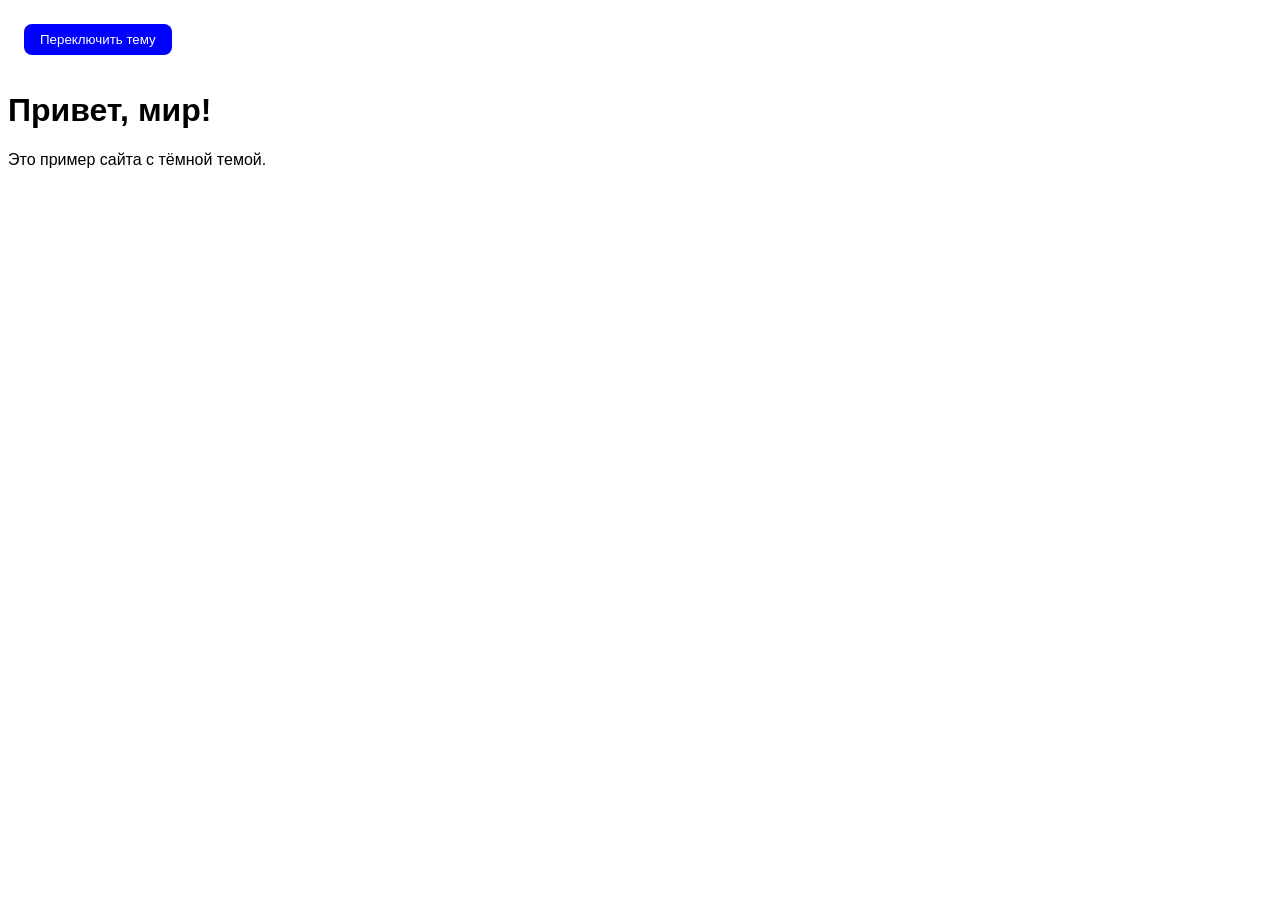
<file: scripts/darktheme/index.html>
<!DOCTYPE html>
<html lang="ru">
  <head>
    <meta charset="UTF-8" />
    <title>Темная тема</title>
    <link rel="stylesheet" href="style.css" />
  </head>
  <body>
    <button id="theme-toggle">Переключить тему</button>

    <h1>Привет, мир!</h1>
    <p>Это пример сайта с тёмной темой.</p>

    <script src="script.js"></script>
  </body>
</html>
</file>
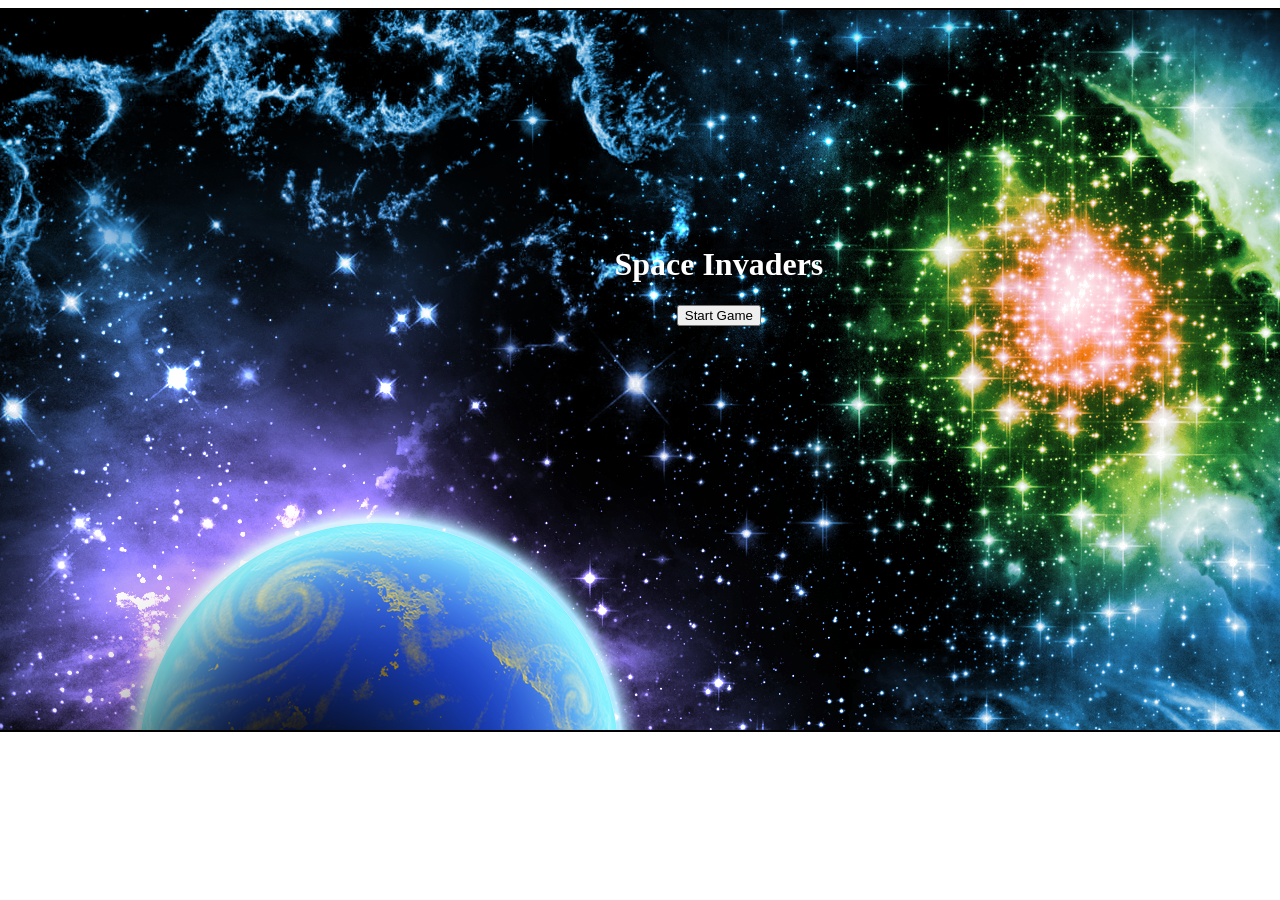
<file: scripts/js-game/index.html>
<!DOCTYPE html>
<!DOCTYPE html>
<html lang="en">
<head>
    <meta charset="UTF-8">
    <meta name="viewport" content="width=device-width, initial-scale=1.0">
    <meta http-equiv="X-UA-Compatible" content="ie-edge">
    <title>Star Defender</title>
    <style>
        #canvas{
            border: 2px solid black;
            background-image: url("assets/backgrounds/Background-1.png");
        }
        #startScreen, #gameOverScreen{
            position: absolute;
            left: 48%;
            top: 25%;
            color: white;
            text-align: center;
        }
    </style>
</head>
<body>
    <div style="display: flex; justify-content: center;">
        <div id="scoreboard"></div>
        <canvas id="canvas" width="1280" height="720">

        </canvas>
        <div id="startScreen">
            <h1>Space Invaders</h1>
            <button id="startButton">Start Game</button>
        </div>
        <div id="gameOverScreen">
            <h1>Game Over</h1>
            <button id="restartButton">Restart</button>
        </div>
    </div>
    
    
    <script src="game_new.js"></script>
</body>
</html>
</file>
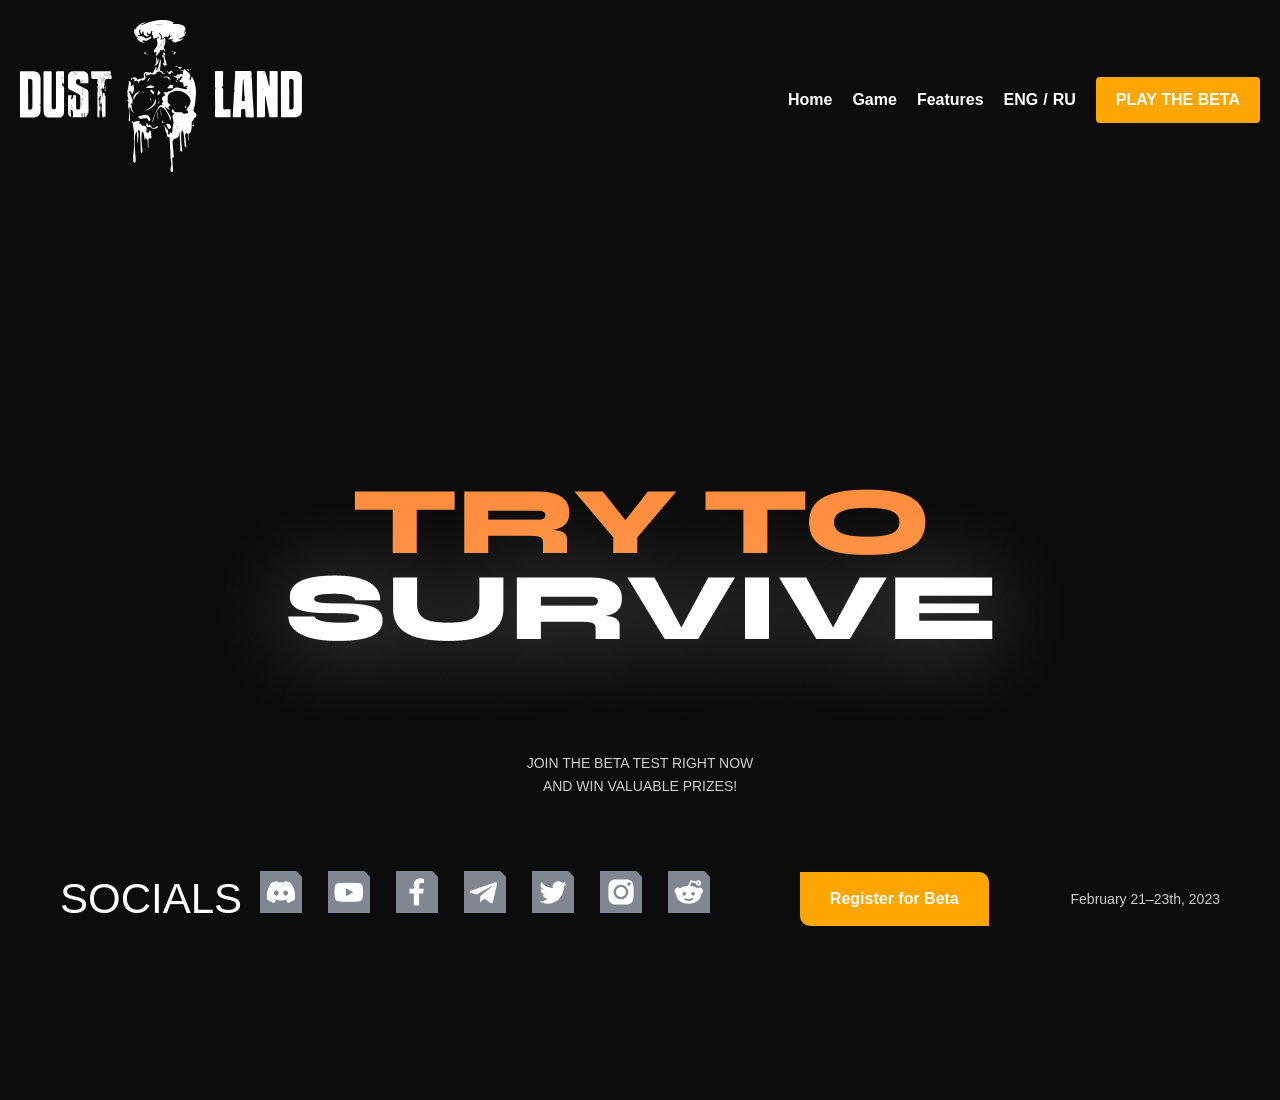
<file: web/dustland/index.html>
<!DOCTYPE html>
<html lang="en">
  <head>
    <meta charset="UTF-8" />
    <meta name="viewport" content="width=device-width, initial-scale=1.0" />
    <meta
      name="description"
      content="Краткое описание страницы с ключевыми словами"
    />
    <meta name="robots" content="index, follow" />
    <link rel="canonical" href="https://example.com/" />

    <title>Dust Land</title>

    <link
      rel="stylesheet"
      href="https://cdnjs.cloudflare.com/ajax/libs/font-awesome/6.5.0/css/all.min.css"
    />
    <link rel="stylesheet" href="styles.css" />
  </head>
  <body>
    <header class="site-header">
      <div class="logo">
        <img src="./assets/svg/logo.svg" alt="logo" />
      </div>
      <nav class="nav">
        <a href="#">Home</a>
        <a href="#">Game</a>
        <a href="#">Features</a>
        <div class="lang-switcher">
          <a href="?lang=en" class="lang active">ENG</a> /
          <a href="?lang=ru" class="lang">RU</a>
        </div>
        <a href="#" class="btn-primary">Play the Beta</a>
      </nav>
    </header>

    <main>
      <section class="hero">
        <div class="container">
          <img src="./assets/img/headline.png" alt="headline" />
          <p class="description">
            Join the beta test right now<br />and win valuable prizes!
          </p>
          <div class="beta-row">
            <div class="socials">
              <span>SOCIALS</span>
              <a href="#"
                ><img
                  src="./assets/icons/discord.svg"
                  alt="discord"
                  class="social-icon"
              /></a>
              <a href="#"
                ><img
                  src="./assets/icons/youtube.svg"
                  alt="youtube"
                  class="social-icon"
              /></a>
              <a href="#"
                ><img
                  src="./assets/icons/facebook.svg"
                  alt="facebook"
                  class="social-icon"
              /></a>
              <a href="#"
                ><img
                  src="./assets/icons/telegram.svg"
                  alt="telegram"
                  class="social-icon"
              /></a>
              <a href="#"
                ><img
                  src="./assets/icons/twitter.svg"
                  alt="twitter"
                  class="social-icon"
              /></a>
              <a href="#"
                ><img
                  src="./assets/icons/instagram.svg"
                  alt="instagram"
                  class="social-icon"
              /></a>
              <a href="#"
                ><img
                  src="./assets/icons/reddit.svg"
                  alt="reddit"
                  class="social-icon"
              /></a>
            </div>
            <a href="#" class="btn-register">Register for Beta</a>
            <div class="date">February 21–23th, 2023</div>
          </div>
        </div>
      </section>
    </main>
  </body>
</html>
</file>
<file: scripts/darktheme/style.css>
:root {
  --bg-color: #ffffff;
  --text-color: #000000;
}

body {
  background-color: var(--bg-color);
  color: var(--text-color);
  font-family: sans-serif;
  transition:
    background-color 0.3s,
    color 0.3s;
}

.dark-theme {
  --bg-color: #121212;
  --text-color: #f5f5f5;
}

button {
  margin: 1rem;
  padding: 0.5rem 1rem;
  border: none;
  border-radius: 8px;
  cursor: pointer;
  color: white;
  background-color: blue;
}
</file>
<file: web/dustland/styles.css>
* {
  margin: 0;
  padding: 0;
  box-sizing: border-box;
}

body {
  font-family: 'Arial', sans-serif;
  background: #0c0c0c;
  color: #fff;
  line-height: 1.6;
  overflow-x: hidden;
}

section {
  width: 100%;
  box-sizing: border-box;
}

.container {
  width: 100%;
  max-width: 1920px;
  margin: 0 auto;
  padding: 0 20px;
}

/* Header */

.site-header {
  display: flex;
  justify-content: space-between;
  align-items: center;
  padding: 20px;
}

.nav {
  display: flex;
  align-items: center;
  gap: 20px;
  flex-wrap: wrap;
}

.nav a {
  text-decoration: none;
  color: white;
  font-weight: bold;
}

.btn-primary {
  background-color: orange;
  padding: 10px 20px;
  color: black;
  border-radius: 4px;
  text-transform: uppercase;
  font-weight: bold;
}

.lang-switcher {
  display: flex;
  align-items: center;
  gap: 5px;
  font-weight: bold;
}

.lang {
  color: #ccc;
  text-decoration: none;
  transition: color 0.3s;
}

.lang:hover {
  color: orange;
}

.lang.active {
  color: white;
}

/* Hero Section */

.hero {
  height: 100vh;
  padding-top: 140px;
  text-align: center;
  display: flex;
  flex-direction: column;
  justify-content: center;
  background: #0c0c0c;
}

.hero h1 {
  font-size: 60px;
  font-weight: 800;
  line-height: 1.2;
  margin-bottom: 20px;
}

.hero .orange {
  color: orange;
}

.hero .white {
  color: white;
  text-shadow: 0 0 10px #fff;
}

.description {
  font-size: 14px;
  text-transform: uppercase;
  margin-bottom: 40px;
  opacity: 0.8;
}

/* Bottom row */

.beta-row {
  display: flex;
  justify-content: space-between;
  align-items: center;
  padding: 20px 40px;
}

.socials {
  display: flex;
  align-items: center;
  gap: 10px;
  font-size: 42px;
}

.socials a {
  color: white;
  padding: 8px;
  border-radius: 4px;
  transition: background 0.3s;
}

.socials img.social-icon {
  width: 42px;
  height: 42px;
  object-fit: contain;
  transition: opacity 0.3s;
}

.socials a:hover img.social-icon {
  opacity: 0.7;
}


.btn-register {
  background: orange;
  padding: 14px 30px;
  color: white;
  font-weight: bold;
  border-radius: 0 10px 0 10px;
  text-decoration: none;
}

.date {
  font-size: 14px;
  color: #ccc;
}

/* Responsive */
@media (max-width: 768px) {
  .beta-row {
    flex-direction: column;
    gap: 20px;
  }

  .nav {
    flex-wrap: wrap;
  }

  .hero h1 {
    font-size: 40px;
  }
}
</file>
